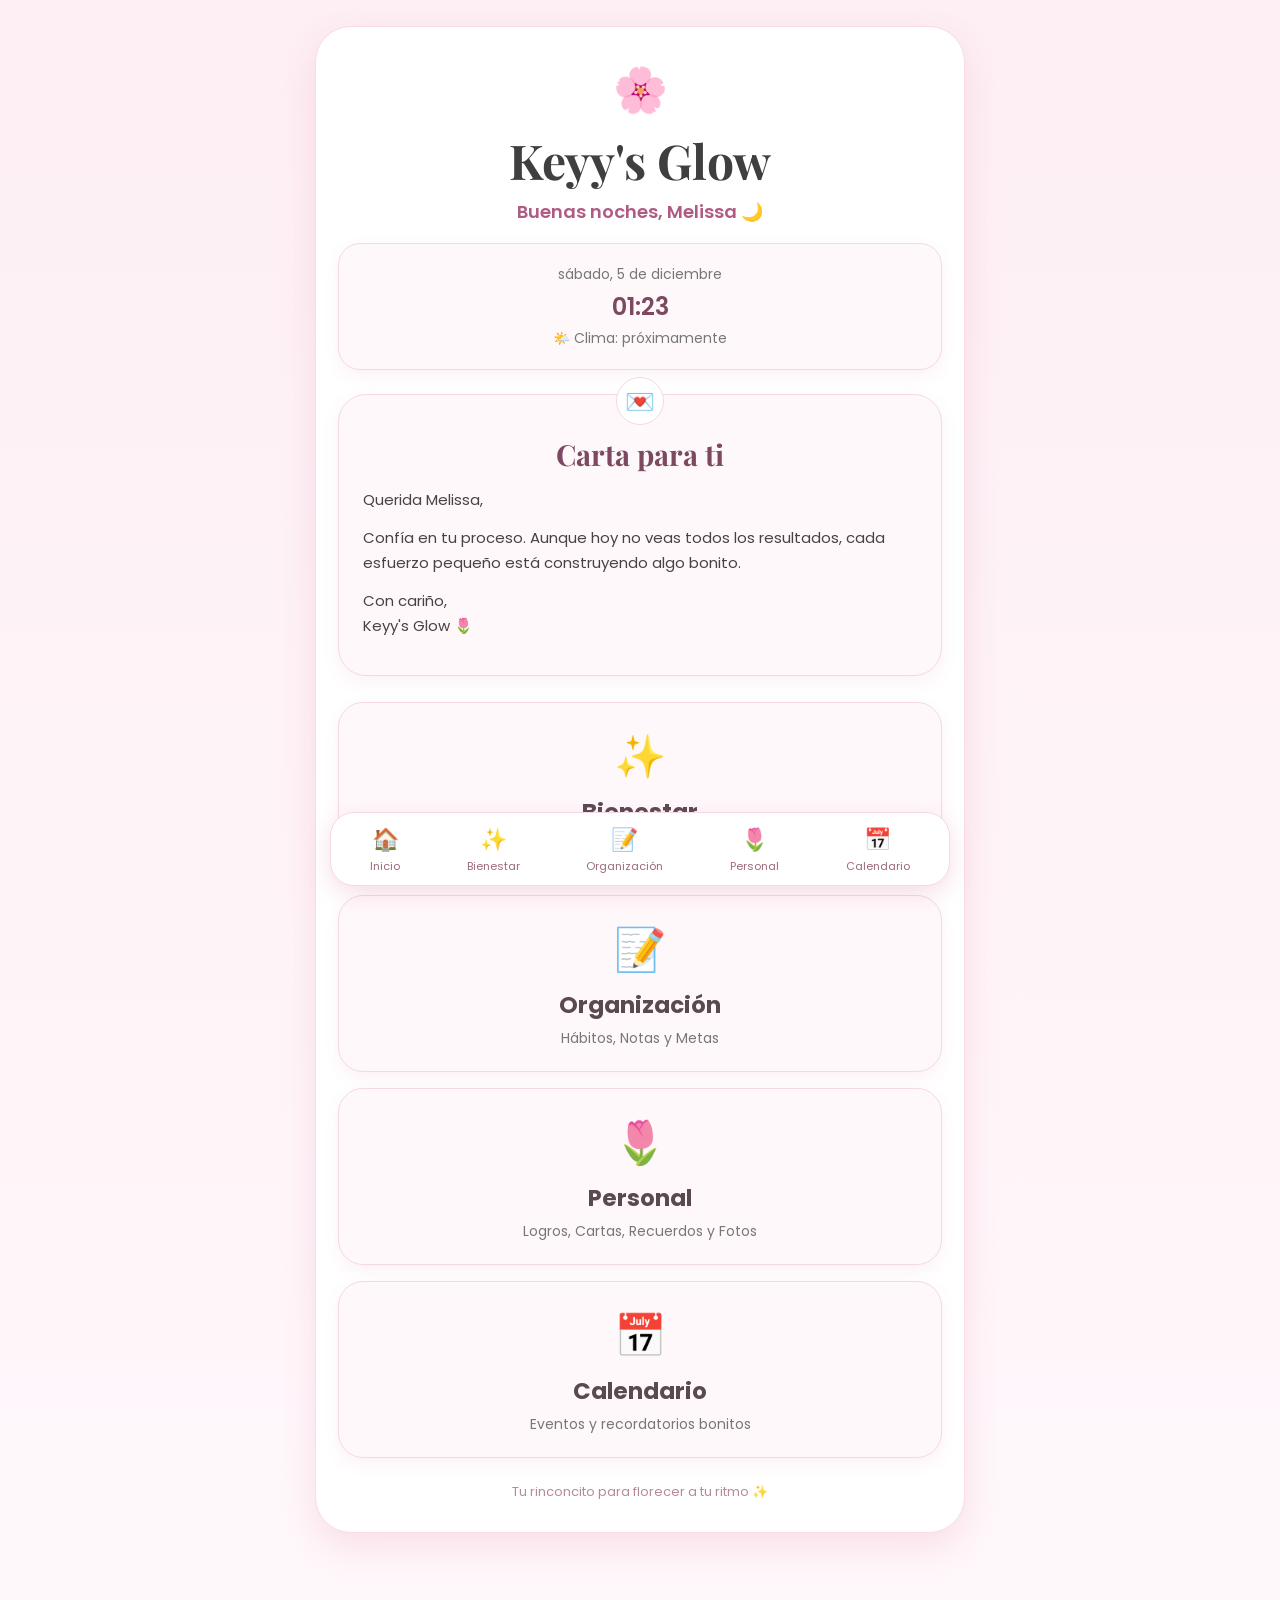
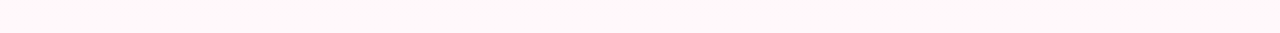
<file: index.html>
<!DOCTYPE html>
<html lang="es">
<head>
<meta charset="UTF-8">
<meta name="viewport" content="width=device-width, initial-scale=1.0">
<title>Keyy's Glow</title>

<link href="https://fonts.googleapis.com/css2?family=Playfair+Display:wght@600;700&family=Poppins:wght@300;400;500;600&display=swap" rel="stylesheet">
<link rel="stylesheet" href="style.css">

<style>
*{margin:0;padding:0;box-sizing:border-box;}

body{
background:linear-gradient(180deg,#fdeff4,#fff8fb);
font-family:'Poppins',sans-serif;
min-height:100vh;
padding:26px 15px 100px;
color:#4a4045;
}

.app{
width:100%;
max-width:650px;
margin:auto;
background:white;
border-radius:36px;
padding:30px 22px;
text-align:center;
box-shadow:0 14px 35px rgba(216,91,146,.16);
border:1px solid #f8dce8;
}

.logo{
font-size:44px;
margin-bottom:6px;
}

h1{
font-family:'Playfair Display',serif;
font-size:48px;
color:#3f3f3f;
margin-bottom:6px;
}

.greeting{
font-size:18px;
font-weight:600;
color:#b05b83;
margin-bottom:8px;
}

.time-box{
background:#fff8fb;
border:1px solid #f4d8e5;
border-radius:22px;
padding:16px;
margin:18px 0 24px;
box-shadow:0 6px 16px rgba(216,91,146,.08);
}

.time-box p{
font-size:14px;
color:#777;
margin:4px 0;
}

.time{
font-size:24px!important;
font-weight:600;
color:#7d4960!important;
}

.weather{
margin-top:10px;
font-size:14px;
color:#b05b83;
}

.letter{
background:#fff8fb;
border:1px solid #f4d8e5;
border-radius:28px;
padding:24px;
text-align:left;
margin-bottom:26px;
box-shadow:0 6px 18px rgba(216,91,146,.08);
position:relative;
}

.letter::before{
content:"💌";
position:absolute;
top:-18px;
left:50%;
transform:translateX(-50%);
background:white;
border:1px solid #f4d8e5;
border-radius:50%;
width:46px;
height:46px;
display:flex;
align-items:center;
justify-content:center;
font-size:24px;
}

.letter h2{
text-align:center;
font-family:'Playfair Display',serif;
font-size:29px;
margin:16px 0 14px;
color:#7d4960;
}

.letter p{
line-height:1.7;
font-size:15px;
margin-bottom:12px;
}

.menu{
display:grid;
grid-template-columns:1fr;
gap:16px;
}

.menu-card{
text-decoration:none;
color:inherit;
display:block;
background:#fff8fb;
border:1px solid #f4d8e5;
border-radius:25px;
padding:22px;
transition:.25s;
box-shadow:0 6px 16px rgba(216,91,146,.08);
}

.menu-card:hover{
transform:translateY(-4px);
}

.icon{
font-size:42px;
margin-bottom:7px;
}

.menu-card h3{
font-size:23px;
margin-bottom:6px;
color:#5a4a50;
}

.menu-card p{
font-size:14px;
color:#777;
}

.footer{
margin-top:24px;
font-size:13px;
color:#b58a9c;
}

@media(max-width:480px){
.app{padding:26px 18px;border-radius:30px;}
h1{font-size:42px;}
.letter{padding:22px 18px;}
}
</style>
</head>

<body>

<div class="app">

<div class="logo">🌸</div>
<h1>Keyy's Glow</h1>

<p class="greeting" id="greeting">Hola Melissa ✨</p>

<div class="time-box">
<p id="dateText">Cargando fecha...</p>
<p class="time" id="timeText">--:--</p>
<p class="weather">🌤️ Clima: próximamente</p>
</div>

<div class="letter">
<h2>Carta para ti</h2>

<p>Querida Melissa,</p>

<p id="dailyLetter">
Cargando tu carta de hoy...
</p>

<p>
Con cariño,<br>
Keyy's Glow 🌷
</p>
</div>

<div class="menu">

<a class="menu-card" href="bienestar.html">
<div class="icon">✨</div>
<h3>Bienestar</h3>
<p>Mood Tracker, Gratitud y Agua</p>
</a>

<a class="menu-card" href="organizacion.html">
<div class="icon">📝</div>
<h3>Organización</h3>
<p>Hábitos, Notas y Metas</p>
</a>

<a class="menu-card" href="personal.html">
<div class="icon">🌷</div>
<h3>Personal</h3>
<p>Logros, Cartas, Recuerdos y Fotos</p>
</a>

<a class="menu-card" href="calendario.html">
<div class="icon">📅</div>
<h3>Calendario</h3>
<p>Eventos y recordatorios bonitos</p>
</a>

</div>

<p class="footer">Tu rinconcito para florecer a tu ritmo ✨</p>

</div>

<nav class="bottom-nav">
<a href="index.html"><span>🏠</span>Inicio</a>
<a href="bienestar.html"><span>✨</span>Bienestar</a>
<a href="organizacion.html"><span>📝</span>Organización</a>
<a href="personal.html"><span>🌷</span>Personal</a>
<a href="calendario.html"><span>📅</span>Calendario</a>
</nav>

<script>
const letters = [
"Hoy quiero recordarte que cada pequeño paso cuenta. No necesitas florecer de la noche a la mañana. Las flores también crecen lentamente antes de mostrar toda su belleza.",
"Hoy recuerda que descansar también es avanzar. No tienes que hacerlo todo perfecto para merecer sentirte tranquila.",
"Confía en tu proceso. Aunque hoy no veas todos los resultados, cada esfuerzo pequeño está construyendo algo bonito.",
"Hoy es una nueva oportunidad para tratarte con cariño. Háblate bonito, respira profundo y sigue a tu ritmo.",
"No compares tu camino con el de nadie más. Tu crecimiento también es valioso, aunque sea silencioso.",
"Hoy mereces reconocer lo mucho que has avanzado. Incluso los días difíciles también cuentan como parte de tu historia.",
"Recuerda que no tienes que cargar con todo al mismo tiempo. Paso a paso también se llega lejos."
];

function getDayOfYear(){
const now = new Date();
const start = new Date(now.getFullYear(), 0, 0);
const diff = now - start;
const oneDay = 1000 * 60 * 60 * 24;
return Math.floor(diff / oneDay);
}

function updateDailyLetter(){
const day = getDayOfYear();
const index = (day - 1) % letters.length;
document.getElementById("dailyLetter").textContent = letters[index];
}

function updateGreeting(){
const hour = new Date().getHours();
const greeting = document.getElementById("greeting");

if(hour >= 5 && hour < 12){
greeting.textContent = "Buenos días, Melissa ☀️";
}else if(hour >= 12 && hour < 19){
greeting.textContent = "Buenas tardes, Melissa 🌷";
}else{
greeting.textContent = "Buenas noches, Melissa 🌙";
}
}

function updateDateTime(){
const now = new Date();

const dateOptions = {
weekday:"long",
day:"numeric",
month:"long"
};

document.getElementById("dateText").textContent =
now.toLocaleDateString("es-ES", dateOptions);

document.getElementById("timeText").textContent =
now.toLocaleTimeString("es-ES", {
hour:"2-digit",
minute:"2-digit"
});
}

updateGreeting();
updateDateTime();
updateDailyLetter();
setInterval(updateDateTime, 1000);
</script>

</body>
</html>
</file>
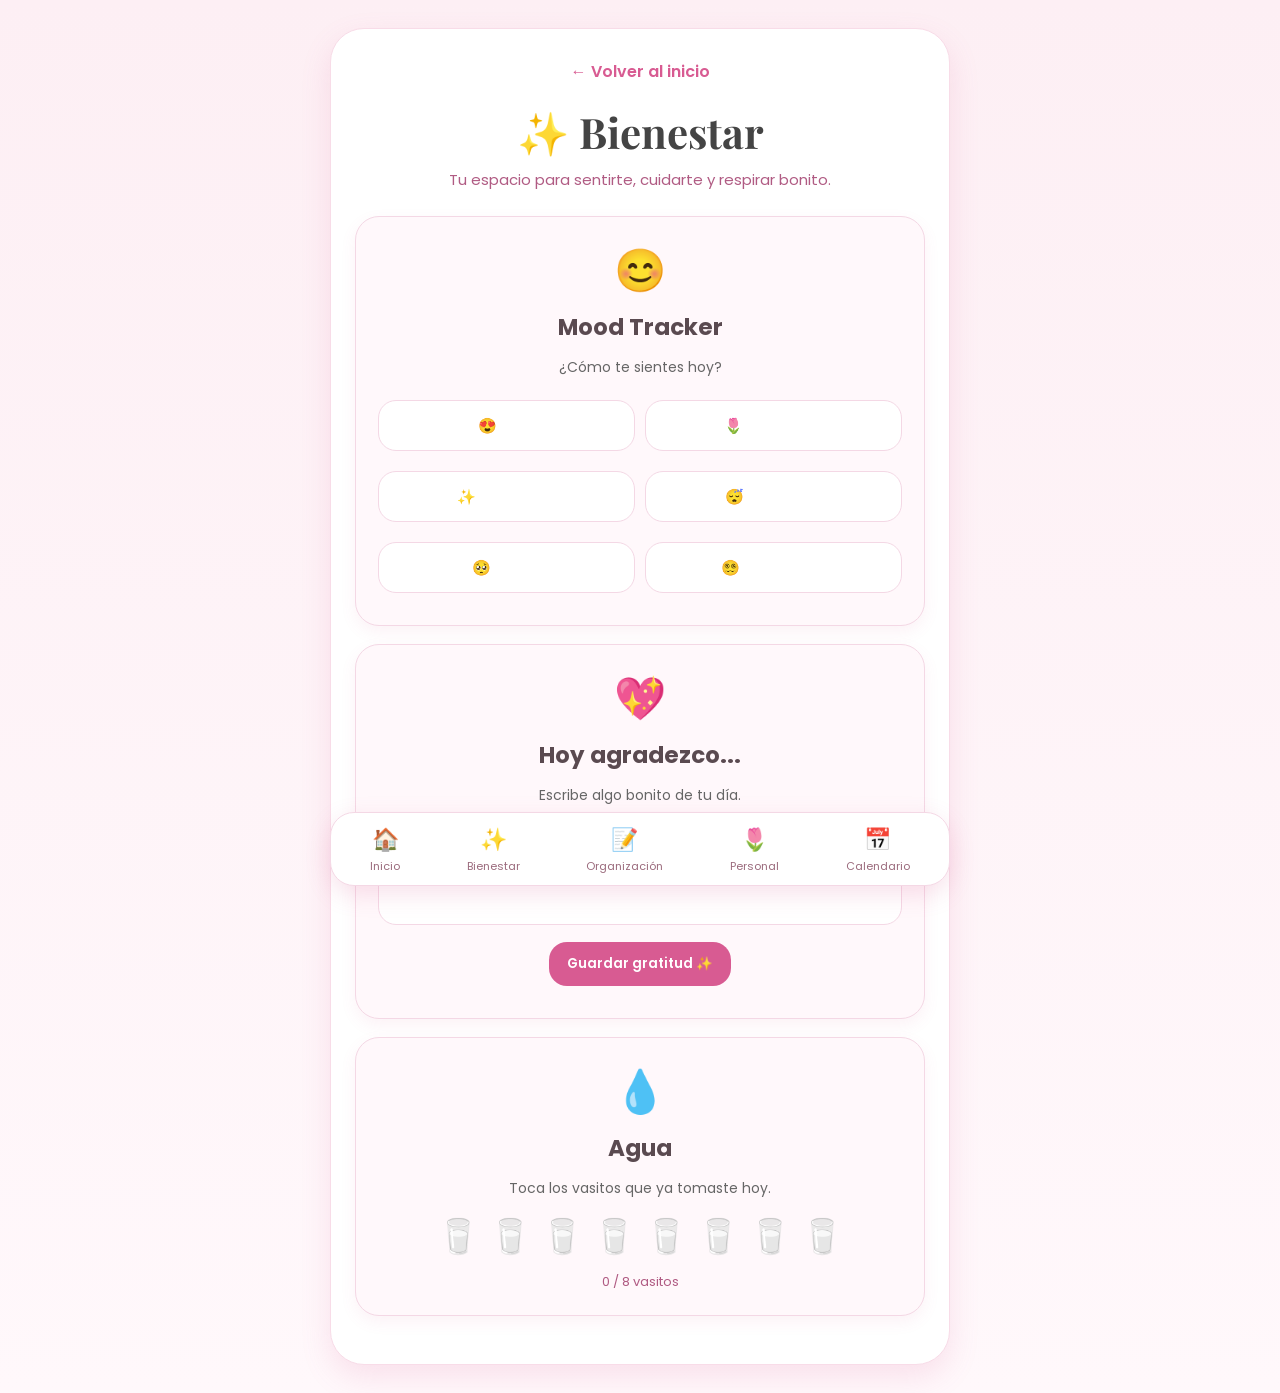
<file: bienestar.html>
<!DOCTYPE html>
<html lang="es">

<head>
    <link rel="stylesheet" href="style.css">
<meta charset="UTF-8">
<meta name="viewport" content="width=device-width, initial-scale=1.0">
<title>Bienestar | Keyy's Glow</title>
<link href="https://fonts.googleapis.com/css2?family=Playfair+Display:wght@600;700&family=Poppins:wght@300;400;500;600&display=swap" rel="stylesheet">

<style>
*{margin:0;padding:0;box-sizing:border-box;}

 

body{
background:linear-gradient(180deg,#fdeff4,#fff8fb);
font-family:'Poppins',sans-serif;
min-height:100vh;
padding:28px 15px;
color:#444;
}

.container{
background:white;
width:100%;
max-width:620px;
margin:auto;
padding:30px 24px;
border-radius:34px;
text-align:center;
box-shadow:0 12px 30px rgba(216,91,146,.15);
border:1px solid #f8dce8;
}

.back{
display:inline-block;
margin-bottom:20px;
text-decoration:none;
color:#d85b92;
font-weight:600;
}

h1{
font-family:'Playfair Display',serif;
font-size:42px;
margin-bottom:8px;
}

.subtitle{
color:#b05b83;
font-size:15px;
margin-bottom:24px;
}

.section-card{
background:#fff8fb;
border:1px solid #f4d8e5;
border-radius:24px;
padding:22px;
margin-bottom:18px;
box-shadow:0 6px 16px rgba(216,91,146,.08);
}

.icon{
font-size:42px;
margin-bottom:8px;
}

h2{
font-size:23px;
margin-bottom:12px;
color:#5a4a50;
}

p{
color:#666;
font-size:14px;
line-height:1.6;
}

.moods{
display:grid;
grid-template-columns:repeat(2,1fr);
gap:10px;
margin-top:12px;
}

.mood-btn{
border:1px solid #f4d8e5;
background:white;
border-radius:18px;
padding:13px;
font-family:'Poppins',sans-serif;
cursor:pointer;
font-size:15px;
}

.mood-btn.active{
background:#f7dce6;
font-weight:600;
}

textarea{
width:100%;
border:1px solid #f4d8e5;
border-radius:18px;
padding:13px;
font-family:'Poppins',sans-serif;
outline:none;
resize:none;
margin-top:10px;
}

button{
border:none;
background:#d85b92;
color:white;
padding:12px 18px;
border-radius:18px;
font-family:'Poppins',sans-serif;
font-weight:600;
cursor:pointer;
margin-top:10px;
}

.water{
display:flex;
justify-content:center;
flex-wrap:wrap;
gap:10px;
margin-top:12px;
}

.glass{
font-size:34px;
cursor:pointer;
filter:grayscale(1);
transition:.2s;
}

.glass.full{
filter:grayscale(0);
transform:scale(1.1);
}

.saved{
margin-top:10px;
color:#b05b83;
font-size:13px;
}
</style>
</head>

<body>

<div class="container">

<a class="back" href="index.html">← Volver al inicio</a>

<h1>✨ Bienestar</h1>
<p class="subtitle">Tu espacio para sentirte, cuidarte y respirar bonito.</p>

<div class="section-card">
<div class="icon">😊</div>
<h2>Mood Tracker</h2>
<p>¿Cómo te sientes hoy?</p>

<div class="moods">
<button class="mood-btn" onclick="saveMood('Feliz 😍')">😍 Feliz</button>
<button class="mood-btn" onclick="saveMood('Tranquila 🌷')">🌷 Tranquila</button>
<button class="mood-btn" onclick="saveMood('Motivada ✨')">✨ Motivada</button>
<button class="mood-btn" onclick="saveMood('Cansada 😴')">😴 Cansada</button>
<button class="mood-btn" onclick="saveMood('Triste 🥺')">🥺 Triste</button>
<button class="mood-btn" onclick="saveMood('Estresada 😵‍💫')">😵‍💫 Estresada</button>
</div>

<p class="saved" id="moodSaved"></p>
</div>

<div class="section-card">
<div class="icon">💖</div>
<h2>Hoy agradezco...</h2>
<p>Escribe algo bonito de tu día.</p>

<textarea id="gratitudeText" rows="4" placeholder="Hoy agradezco..."></textarea>
<button onclick="saveGratitude()">Guardar gratitud ✨</button>

<p class="saved" id="gratitudeSaved"></p>
</div>

<div class="section-card">
<div class="icon">💧</div>
<h2>Agua</h2>
<p>Toca los vasitos que ya tomaste hoy.</p>

<div class="water" id="waterCups"></div>

<p class="saved" id="waterSaved"></p>
</div>

</div>

<script>
const today = new Date().toDateString();

function saveMood(mood){
localStorage.setItem("mood-" + today, mood);
document.getElementById("moodSaved").textContent = "Mood de hoy: " + mood;
document.querySelectorAll(".mood-btn").forEach(btn=>{
btn.classList.remove("active");
if(btn.textContent.includes(mood.split(" ")[0])){
btn.classList.add("active");
}
});
}

function loadMood(){
const mood = localStorage.getItem("mood-" + today);
if(mood){
document.getElementById("moodSaved").textContent = "Mood de hoy: " + mood;
}
}

function saveGratitude(){
const text = document.getElementById("gratitudeText").value.trim();
if(!text){
alert("Escribe algo que agradeces hoy 💖");
return;
}
localStorage.setItem("gratitude-" + today, text);
document.getElementById("gratitudeSaved").textContent = "Guardado con cariño 💌";
}

function loadGratitude(){
const text = localStorage.getItem("gratitude-" + today);
if(text){
document.getElementById("gratitudeText").value = text;
document.getElementById("gratitudeSaved").textContent = "Tu gratitud de hoy está guardada 💖";
}
}

function renderWater(){
const container = document.getElementById("waterCups");
container.innerHTML = "";
let count = Number(localStorage.getItem("water-" + today)) || 0;

for(let i=1;i<=8;i++){
const cup = document.createElement("div");
cup.className = "glass" + (i <= count ? " full" : "");
cup.textContent = "🥛";
cup.onclick = function(){
localStorage.setItem("water-" + today, i);
renderWater();
};
container.appendChild(cup);
}

document.getElementById("waterSaved").textContent = count + " / 8 vasitos";
}

loadMood();
loadGratitude();
renderWater();
</script>

   <nav class="bottom-nav">
<a href="index.html"><span>🏠</span>Inicio</a>
<a href="bienestar.html"><span>✨</span>Bienestar</a>
<a href="organizacion.html"><span>📝</span>Organización</a>
<a href="personal.html"><span>🌷</span>Personal</a>
<a href="calendario.html"><span>📅</span>Calendario</a>
</nav>
</body>
</html>
</file>
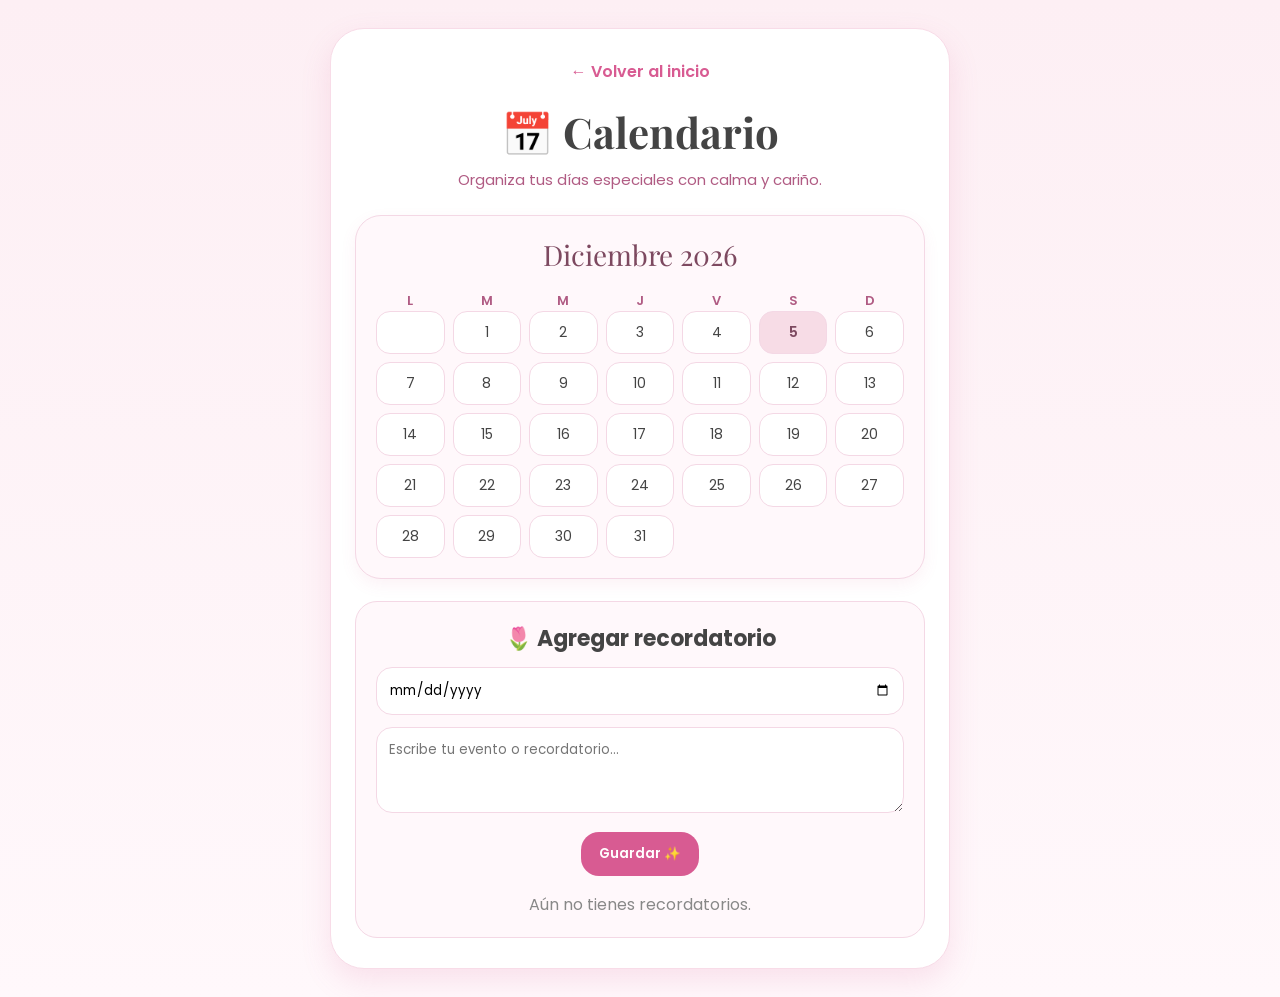
<file: Calendario.html>
<!DOCTYPE html>
<html lang="es">
<head>
<meta charset="UTF-8">
<meta name="viewport" content="width=device-width, initial-scale=1.0">

<title>Calendario | Keyy's Glow</title>

<link href="https://fonts.googleapis.com/css2?family=Playfair+Display:wght@600;700&family=Poppins:wght@300;400;500;600&display=swap" rel="stylesheet">

<style>
*{margin:0;padding:0;box-sizing:border-box;}

body{
background:linear-gradient(180deg,#fdeff4,#fff8fb);
font-family:'Poppins',sans-serif;
min-height:100vh;
padding:28px 15px;
color:#444;
}

.container{
background:white;
width:100%;
max-width:620px;
margin:auto;
padding:30px 24px;
border-radius:34px;
text-align:center;
box-shadow:0 12px 30px rgba(216,91,146,.15);
border:1px solid #f8dce8;
}

.back{
display:inline-block;
margin-bottom:20px;
text-decoration:none;
color:#d85b92;
font-weight:600;
}

h1{
font-family:'Playfair Display',serif;
font-size:42px;
margin-bottom:8px;
}

.subtitle{
color:#b05b83;
font-size:15px;
margin-bottom:24px;
}

.calendar{
background:#fff8fb;
border:1px solid #f4d8e5;
border-radius:26px;
padding:20px;
box-shadow:0 6px 16px rgba(216,91,146,.08);
}

.month{
font-family:'Playfair Display',serif;
font-size:28px;
margin-bottom:18px;
color:#7d4960;
}

.days,.dates{
display:grid;
grid-template-columns:repeat(7,1fr);
gap:8px;
}

.days div{
font-weight:600;
color:#b05b83;
font-size:13px;
}

.dates div{
background:white;
border:1px solid #f4d8e5;
border-radius:14px;
padding:10px 0;
font-size:14px;
min-height:42px;
}

.today{
background:#f7dce6!important;
font-weight:600;
color:#7d4960;
}

.event-box{
margin-top:22px;
background:#fff8fb;
border:1px solid #f4d8e5;
border-radius:22px;
padding:20px;
}

.event-box h2{
font-size:22px;
margin-bottom:12px;
}

input,textarea{
width:100%;
border:1px solid #f4d8e5;
border-radius:16px;
padding:12px;
font-family:'Poppins',sans-serif;
margin-bottom:12px;
background:white;
outline:none;
}

button{
border:none;
background:#d85b92;
color:white;
padding:12px 18px;
border-radius:18px;
font-family:'Poppins',sans-serif;
font-weight:600;
cursor:pointer;
}

.event-list{
margin-top:16px;
text-align:left;
}

.event{
background:white;
border:1px solid #f4d8e5;
border-radius:16px;
padding:12px;
margin-bottom:10px;
font-size:14px;
}
</style>
</head>

<body>

<div class="container">

<a class="back" href="index.html">← Volver al inicio</a>

<h1>📅 Calendario</h1>
<p class="subtitle">Organiza tus días especiales con calma y cariño.</p>

<div class="calendar">
<div class="month" id="monthTitle"></div>

<div class="days">
<div>L</div><div>M</div><div>M</div><div>J</div><div>V</div><div>S</div><div>D</div>
</div>

<div class="dates" id="calendarDates"></div>
</div>

<div class="event-box">
<h2>🌷 Agregar recordatorio</h2>

<input type="date" id="eventDate">
<textarea id="eventText" rows="3" placeholder="Escribe tu evento o recordatorio..."></textarea>

<button onclick="addEvent()">Guardar ✨</button>

<div class="event-list" id="eventList"></div>
</div>

</div>

<script>
const monthNames = [
"Enero","Febrero","Marzo","Abril","Mayo","Junio",
"Julio","Agosto","Septiembre","Octubre","Noviembre","Diciembre"
];

const today = new Date();
const year = today.getFullYear();
const month = today.getMonth();

document.getElementById("monthTitle").textContent =
monthNames[month] + " " + year;

function renderCalendar(){
const dates = document.getElementById("calendarDates");
dates.innerHTML = "";

const firstDay = new Date(year, month, 1);
const lastDay = new Date(year, month + 1, 0);
let startDay = firstDay.getDay();

startDay = startDay === 0 ? 6 : startDay - 1;

for(let i = 0; i < startDay; i++){
const empty = document.createElement("div");
empty.textContent = "";
dates.appendChild(empty);
}

for(let day = 1; day <= lastDay.getDate(); day++){
const div = document.createElement("div");
div.textContent = day;

if(day === today.getDate()){
div.classList.add("today");
}

dates.appendChild(div);
}
}

function getEvents(){
return JSON.parse(localStorage.getItem("keyysEvents")) || [];
}

function saveEvents(events){
localStorage.setItem("keyysEvents", JSON.stringify(events));
}

function addEvent(){
const date = document.getElementById("eventDate").value;
const text = document.getElementById("eventText").value.trim();

if(!date || !text){
alert("Agrega una fecha y un recordatorio 💖");
return;
}

const events = getEvents();
events.push({date,text});
saveEvents(events);

document.getElementById("eventDate").value = "";
document.getElementById("eventText").value = "";

renderEvents();
}

function renderEvents(){
const list = document.getElementById("eventList");
const events = getEvents();

list.innerHTML = "";

if(events.length === 0){
list.innerHTML = "<p style='text-align:center;color:#888;'>Aún no tienes recordatorios.</p>";
return;
}

events.forEach(event=>{
const div = document.createElement("div");
div.className = "event";
div.innerHTML = `<strong>${event.date}</strong><br>${event.text}`;
list.appendChild(div);
});
}

renderCalendar();
renderEvents();
</script>

</body>
</html>
</file>
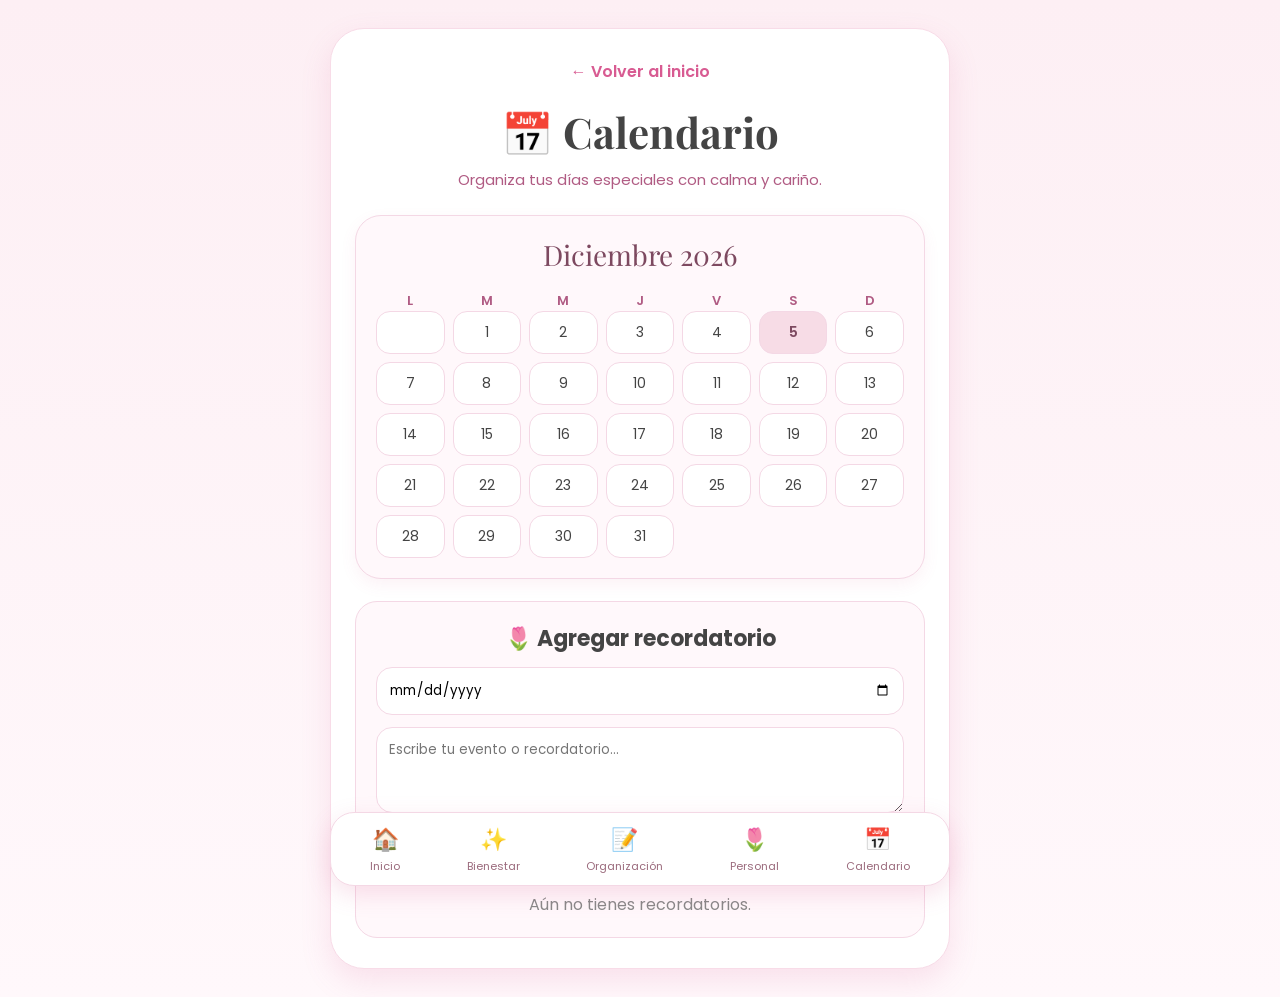
<file: calendario.html>
<!DOCTYPE html>
<html lang="es">
 
<head>
   <link rel="stylesheet" href="style.css">
<meta charset="UTF-8">
<meta name="viewport" content="width=device-width, initial-scale=1.0">

<title>Calendario | Keyy's Glow</title>

<link href="https://fonts.googleapis.com/css2?family=Playfair+Display:wght@600;700&family=Poppins:wght@300;400;500;600&display=swap" rel="stylesheet">

<style>
*{margin:0;padding:0;box-sizing:border-box;}

  
body{
background:linear-gradient(180deg,#fdeff4,#fff8fb);
font-family:'Poppins',sans-serif;
min-height:100vh;
padding:28px 15px;
color:#444;
}

.container{
background:white;
width:100%;
max-width:620px;
margin:auto;
padding:30px 24px;
border-radius:34px;
text-align:center;
box-shadow:0 12px 30px rgba(216,91,146,.15);
border:1px solid #f8dce8;
}

.back{
display:inline-block;
margin-bottom:20px;
text-decoration:none;
color:#d85b92;
font-weight:600;
}

h1{
font-family:'Playfair Display',serif;
font-size:42px;
margin-bottom:8px;
}

.subtitle{
color:#b05b83;
font-size:15px;
margin-bottom:24px;
}

.calendar{
background:#fff8fb;
border:1px solid #f4d8e5;
border-radius:26px;
padding:20px;
box-shadow:0 6px 16px rgba(216,91,146,.08);
}

.month{
font-family:'Playfair Display',serif;
font-size:28px;
margin-bottom:18px;
color:#7d4960;
}

.days,.dates{
display:grid;
grid-template-columns:repeat(7,1fr);
gap:8px;
}

.days div{
font-weight:600;
color:#b05b83;
font-size:13px;
}

.dates div{
background:white;
border:1px solid #f4d8e5;
border-radius:14px;
padding:10px 0;
font-size:14px;
min-height:42px;
}

.today{
background:#f7dce6!important;
font-weight:600;
color:#7d4960;
}

.event-box{
margin-top:22px;
background:#fff8fb;
border:1px solid #f4d8e5;
border-radius:22px;
padding:20px;
}

.event-box h2{
font-size:22px;
margin-bottom:12px;
}

input,textarea{
width:100%;
border:1px solid #f4d8e5;
border-radius:16px;
padding:12px;
font-family:'Poppins',sans-serif;
margin-bottom:12px;
background:white;
outline:none;
}

button{
border:none;
background:#d85b92;
color:white;
padding:12px 18px;
border-radius:18px;
font-family:'Poppins',sans-serif;
font-weight:600;
cursor:pointer;
}

.event-list{
margin-top:16px;
text-align:left;
}

.event{
background:white;
border:1px solid #f4d8e5;
border-radius:16px;
padding:12px;
margin-bottom:10px;
font-size:14px;
}
</style>
</head>

<body>

<div class="container">

<a class="back" href="index.html">← Volver al inicio</a>

<h1>📅 Calendario</h1>
<p class="subtitle">Organiza tus días especiales con calma y cariño.</p>

<div class="calendar">
<div class="month" id="monthTitle"></div>

<div class="days">
<div>L</div><div>M</div><div>M</div><div>J</div><div>V</div><div>S</div><div>D</div>
</div>

<div class="dates" id="calendarDates"></div>
</div>

<div class="event-box">
<h2>🌷 Agregar recordatorio</h2>

<input type="date" id="eventDate">
<textarea id="eventText" rows="3" placeholder="Escribe tu evento o recordatorio..."></textarea>

<button onclick="addEvent()">Guardar ✨</button>

<div class="event-list" id="eventList"></div>
</div>

</div>

<script>
const monthNames = [
"Enero","Febrero","Marzo","Abril","Mayo","Junio",
"Julio","Agosto","Septiembre","Octubre","Noviembre","Diciembre"
];

const today = new Date();
const year = today.getFullYear();
const month = today.getMonth();

document.getElementById("monthTitle").textContent =
monthNames[month] + " " + year;

function renderCalendar(){
const dates = document.getElementById("calendarDates");
dates.innerHTML = "";

const firstDay = new Date(year, month, 1);
const lastDay = new Date(year, month + 1, 0);
let startDay = firstDay.getDay();

startDay = startDay === 0 ? 6 : startDay - 1;

for(let i = 0; i < startDay; i++){
const empty = document.createElement("div");
empty.textContent = "";
dates.appendChild(empty);
}

for(let day = 1; day <= lastDay.getDate(); day++){
const div = document.createElement("div");
div.textContent = day;

if(day === today.getDate()){
div.classList.add("today");
}

dates.appendChild(div);
}
}

function getEvents(){
return JSON.parse(localStorage.getItem("keyysEvents")) || [];
}

function saveEvents(events){
localStorage.setItem("keyysEvents", JSON.stringify(events));
}

function addEvent(){
const date = document.getElementById("eventDate").value;
const text = document.getElementById("eventText").value.trim();

if(!date || !text){
alert("Agrega una fecha y un recordatorio 💖");
return;
}

const events = getEvents();
events.push({date,text});
saveEvents(events);

document.getElementById("eventDate").value = "";
document.getElementById("eventText").value = "";

renderEvents();
}

function renderEvents(){
const list = document.getElementById("eventList");
const events = getEvents();

list.innerHTML = "";

if(events.length === 0){
list.innerHTML = "<p style='text-align:center;color:#888;'>Aún no tienes recordatorios.</p>";
return;
}

events.forEach(event=>{
const div = document.createElement("div");
div.className = "event";
div.innerHTML = `<strong>${event.date}</strong><br>${event.text}`;
list.appendChild(div);
});
}

renderCalendar();
renderEvents();
</script>

  <nav class="bottom-nav">
<a href="index.html"><span>🏠</span>Inicio</a>
<a href="bienestar.html"><span>✨</span>Bienestar</a>
<a href="organizacion.html"><span>📝</span>Organización</a>
<a href="personal.html"><span>🌷</span>Personal</a>
<a href="calendario.html"><span>📅</span>Calendario</a>
</nav>

</body>
</html>
</file>
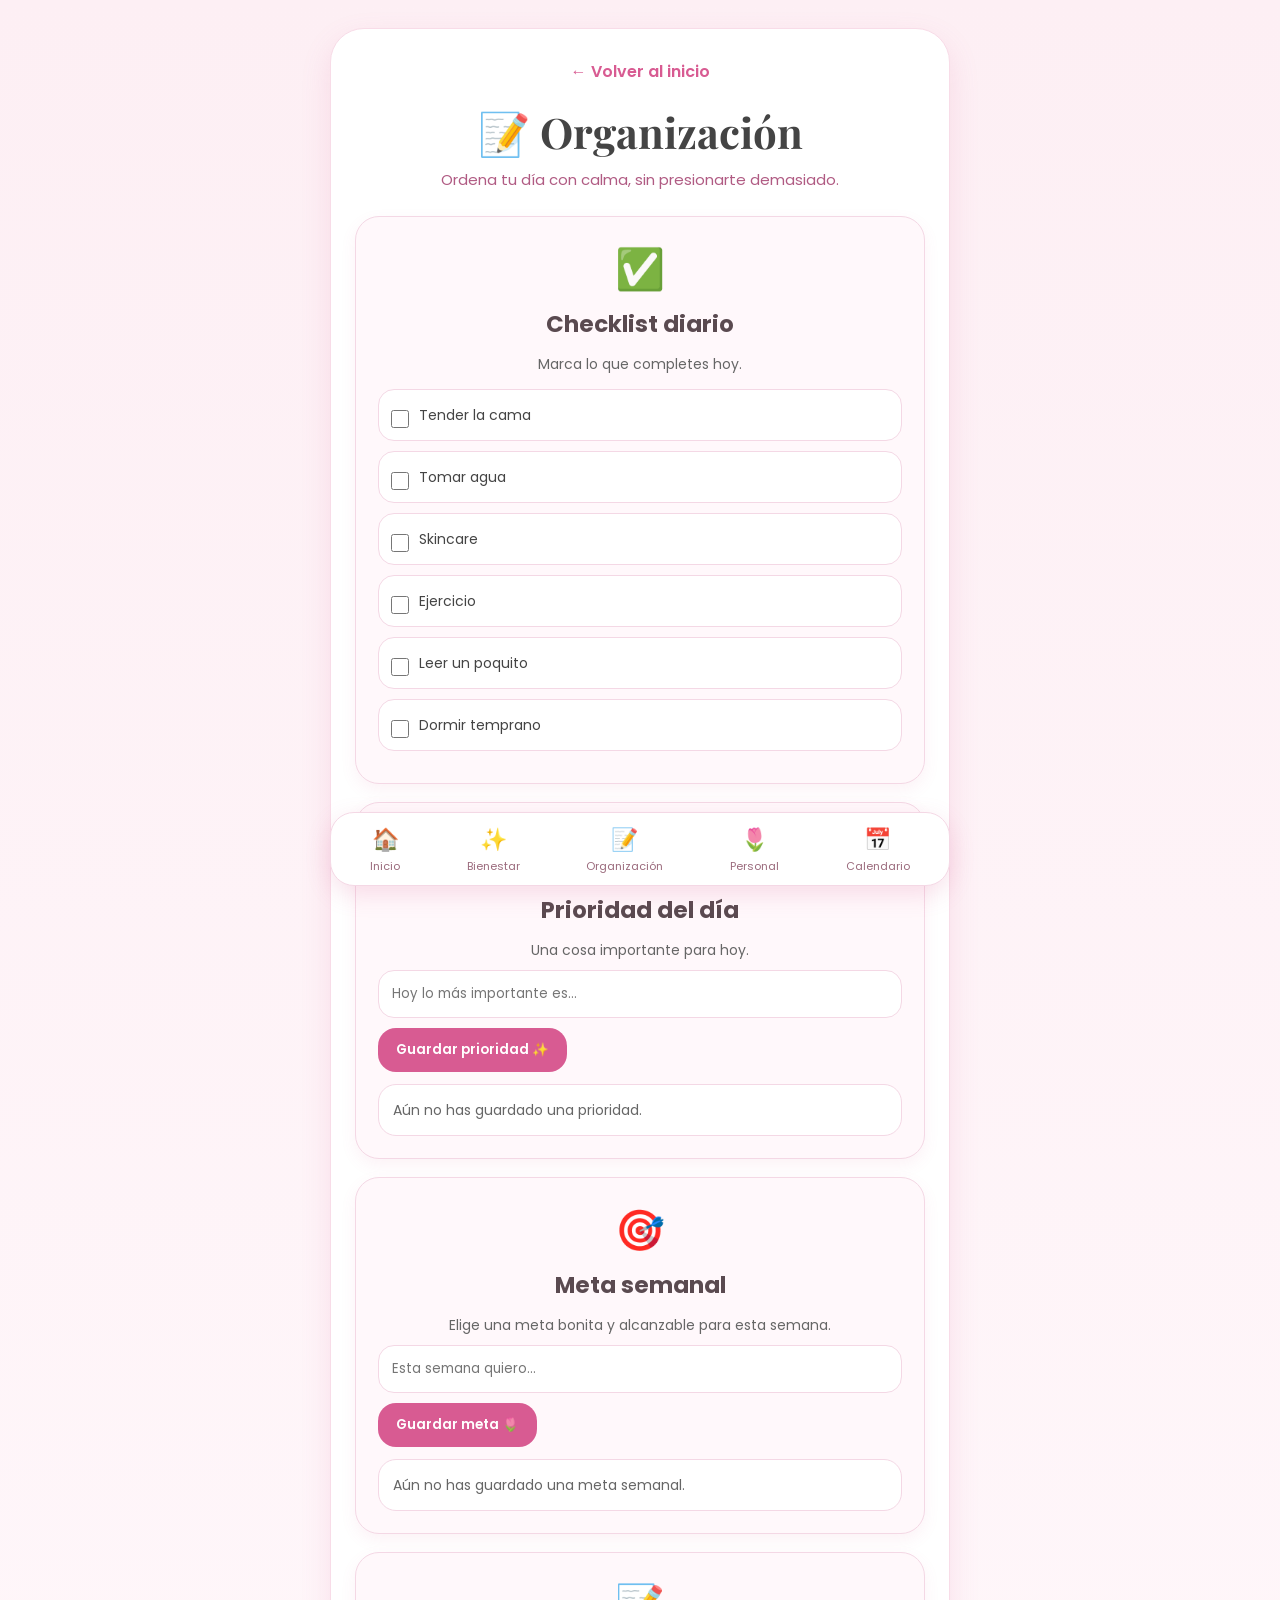
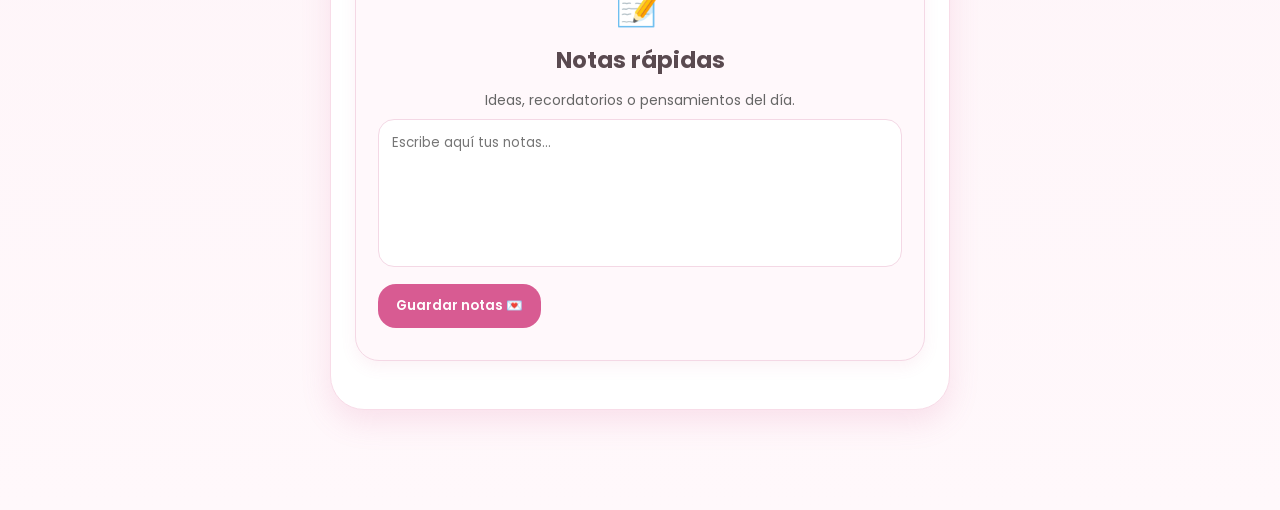
<file: organizacion.html>
<!DOCTYPE html>
<html lang="es">
<head>
<meta charset="UTF-8">
<meta name="viewport" content="width=device-width, initial-scale=1.0">

<title>Organización | Keyy's Glow</title>

<link href="https://fonts.googleapis.com/css2?family=Playfair+Display:wght@600;700&family=Poppins:wght@300;400;500;600&display=swap" rel="stylesheet">
<link rel="stylesheet" href="style.css">

<style>
*{margin:0;padding:0;box-sizing:border-box;}

body{
background:linear-gradient(180deg,#fdeff4,#fff8fb);
font-family:'Poppins',sans-serif;
min-height:100vh;
padding:28px 15px 100px;
color:#444;
}

.container{
background:white;
width:100%;
max-width:620px;
margin:auto;
padding:30px 24px;
border-radius:34px;
text-align:center;
box-shadow:0 12px 30px rgba(216,91,146,.15);
border:1px solid #f8dce8;
}

.back{
display:inline-block;
margin-bottom:20px;
text-decoration:none;
color:#d85b92;
font-weight:600;
}

h1{
font-family:'Playfair Display',serif;
font-size:42px;
margin-bottom:8px;
}

.subtitle{
color:#b05b83;
font-size:15px;
margin-bottom:24px;
}

.section-card{
background:#fff8fb;
border:1px solid #f4d8e5;
border-radius:24px;
padding:22px;
margin-bottom:18px;
box-shadow:0 6px 16px rgba(216,91,146,.08);
text-align:left;
}

.icon{
font-size:40px;
text-align:center;
margin-bottom:8px;
}

h2{
font-size:23px;
margin-bottom:12px;
color:#5a4a50;
text-align:center;
}

p{
color:#666;
font-size:14px;
line-height:1.6;
}

.check-item{
display:flex;
align-items:center;
gap:10px;
background:white;
border:1px solid #f4d8e5;
border-radius:16px;
padding:12px;
margin-bottom:10px;
font-size:14px;
}

.check-item input{
width:18px;
height:18px;
accent-color:#d85b92;
}

input, textarea{
width:100%;
border:1px solid #f4d8e5;
border-radius:16px;
padding:13px;
font-family:'Poppins',sans-serif;
outline:none;
resize:none;
background:white;
margin-top:8px;
}

button{
border:none;
background:#d85b92;
color:white;
padding:12px 18px;
border-radius:18px;
font-family:'Poppins',sans-serif;
font-weight:600;
cursor:pointer;
margin-top:10px;
}

.saved{
margin-top:10px;
color:#b05b83;
font-size:13px;
text-align:center;
}

.goal-box, .priority-box, .note-box{
background:white;
border:1px solid #f4d8e5;
border-radius:18px;
padding:14px;
margin-top:12px;
color:#666;
font-size:14px;
line-height:1.6;
}

.success-message{
display:none;
background:#fff0f6;
border:1px solid #f4d8e5;
border-radius:20px;
padding:16px;
margin-top:14px;
text-align:center;
color:#b05b83;
font-weight:600;
}
</style>
</head>

<body>

<div class="container">

<a class="back" href="index.html">← Volver al inicio</a>

<h1>📝 Organización</h1>
<p class="subtitle">Ordena tu día con calma, sin presionarte demasiado.</p>

<div class="section-card">
<div class="icon">✅</div>
<h2>Checklist diario</h2>
<p style="text-align:center; margin-bottom:14px;">Marca lo que completes hoy.</p>

<label class="check-item">
<input type="checkbox" class="daily-check" data-task="cama">
Tender la cama
</label>

<label class="check-item">
<input type="checkbox" class="daily-check" data-task="agua">
Tomar agua
</label>

<label class="check-item">
<input type="checkbox" class="daily-check" data-task="skincare">
Skincare
</label>

<label class="check-item">
<input type="checkbox" class="daily-check" data-task="ejercicio">
Ejercicio
</label>

<label class="check-item">
<input type="checkbox" class="daily-check" data-task="leer">
Leer un poquito
</label>

<label class="check-item">
<input type="checkbox" class="daily-check" data-task="descansar">
Dormir temprano
</label>

<div class="success-message" id="successMessage">
🌸 ¡Muy bien, Melissa! Completaste tu checklist de hoy.
</div>
</div>

<div class="section-card">
<div class="icon">⭐</div>
<h2>Prioridad del día</h2>
<p style="text-align:center;">Una cosa importante para hoy.</p>

<input type="text" id="priorityInput" placeholder="Hoy lo más importante es...">
<button onclick="savePriority()">Guardar prioridad ✨</button>

<div class="priority-box" id="priorityBox">Aún no has guardado una prioridad.</div>
</div>

<div class="section-card">
<div class="icon">🎯</div>
<h2>Meta semanal</h2>
<p style="text-align:center;">Elige una meta bonita y alcanzable para esta semana.</p>

<input type="text" id="goalInput" placeholder="Esta semana quiero...">
<button onclick="saveGoal()">Guardar meta 🌷</button>

<div class="goal-box" id="goalBox">Aún no has guardado una meta semanal.</div>
</div>

<div class="section-card">
<div class="icon">📝</div>
<h2>Notas rápidas</h2>
<p style="text-align:center;">Ideas, recordatorios o pensamientos del día.</p>

<textarea id="notesInput" rows="6" placeholder="Escribe aquí tus notas..."></textarea>
<button onclick="saveNotes()">Guardar notas 💌</button>

<p class="saved" id="notesSaved"></p>
</div>

</div>

<nav class="bottom-nav">
<a href="index.html"><span>🏠</span>Inicio</a>
<a href="bienestar.html"><span>✨</span>Bienestar</a>
<a href="organizacion.html"><span>📝</span>Organización</a>
<a href="personal.html"><span>🌷</span>Personal</a>
<a href="calendario.html"><span>📅</span>Calendario</a>
</nav>

<script>
const today = new Date().toDateString();

function saveChecklist(){
const checks = document.querySelectorAll(".daily-check");
let completed = 0;

checks.forEach(check=>{
localStorage.setItem("check-" + today + "-" + check.dataset.task, check.checked);
if(check.checked) completed++;
});

if(completed === checks.length){
document.getElementById("successMessage").style.display = "block";
}else{
document.getElementById("successMessage").style.display = "none";
}
}

function loadChecklist(){
const checks = document.querySelectorAll(".daily-check");
let completed = 0;

checks.forEach(check=>{
const saved = localStorage.getItem("check-" + today + "-" + check.dataset.task);
check.checked = saved === "true";
if(check.checked) completed++;

check.addEventListener("change", saveChecklist);
});

if(completed === checks.length){
document.getElementById("successMessage").style.display = "block";
}
}

function savePriority(){
const text = document.getElementById("priorityInput").value.trim();

if(!text){
alert("Escribe una prioridad para hoy 💖");
return;
}

localStorage.setItem("priority-" + today, text);
document.getElementById("priorityBox").textContent = text;
}

function loadPriority(){
const text = localStorage.getItem("priority-" + today);

if(text){
document.getElementById("priorityInput").value = text;
document.getElementById("priorityBox").textContent = text;
}
}

function saveGoal(){
const text = document.getElementById("goalInput").value.trim();

if(!text){
alert("Escribe una meta semanal 🌷");
return;
}

localStorage.setItem("weeklyGoal", text);
document.getElementById("goalBox").textContent = text;
}

function loadGoal(){
const text = localStorage.getItem("weeklyGoal");

if(text){
document.getElementById("goalInput").value = text;
document.getElementById("goalBox").textContent = text;
}
}

function saveNotes(){
const text = document.getElementById("notesInput").value;
localStorage.setItem("notes-" + today, text);
document.getElementById("notesSaved").textContent = "Notas guardadas con cariño 💌";
}

function loadNotes(){
const text = localStorage.getItem("notes-" + today);

if(text){
document.getElementById("notesInput").value = text;
document.getElementById("notesSaved").textContent = "Tus notas de hoy están guardadas 💖";
}
}

loadChecklist();
loadPriority();
loadGoal();
loadNotes();
</script>

</body>
</html>
</file>
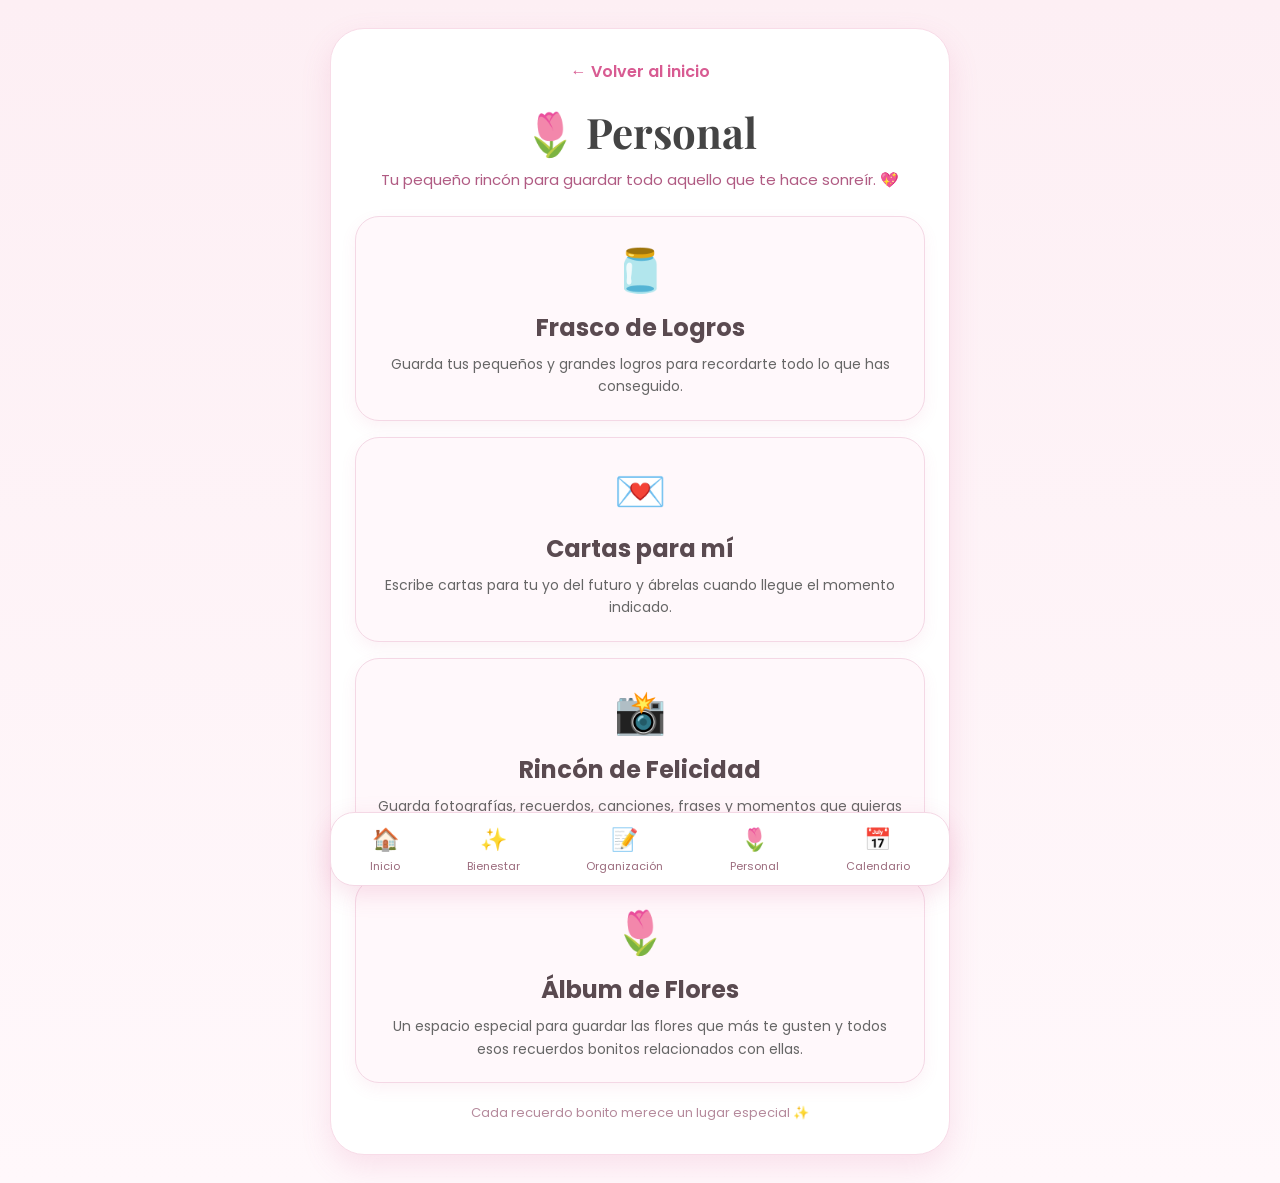
<file: personal.html>
<!DOCTYPE html>
<html lang="es">

<head>
    <link rel="stylesheet" href="style.css">
<meta charset="UTF-8">
<meta name="viewport" content="width=device-width, initial-scale=1.0">

<title>Personal | Keyy's Glow</title>

<link href="https://fonts.googleapis.com/css2?family=Playfair+Display:wght@600;700&family=Poppins:wght@300;400;500;600&display=swap" rel="stylesheet">

<style>

*{
margin:0;
padding:0;
box-sizing:border-box;
}

body{
background:linear-gradient(180deg,#fdeff4,#fff8fb);
font-family:'Poppins',sans-serif;
min-height:100vh;
padding:28px 15px;
color:#444;
}

.container{
background:white;
width:100%;
max-width:620px;
margin:auto;
padding:30px 24px;
border-radius:34px;
text-align:center;
box-shadow:0 12px 30px rgba(216,91,146,.15);
border:1px solid #f8dce8;
}

.back{
display:inline-block;
margin-bottom:20px;
text-decoration:none;
color:#d85b92;
font-weight:600;
}

h1{
font-family:'Playfair Display',serif;
font-size:42px;
margin-bottom:8px;
}

.subtitle{
color:#b05b83;
font-size:15px;
margin-bottom:24px;
}

.section-card{
background:#fff8fb;
border:1px solid #f4d8e5;
border-radius:24px;
padding:22px;
margin-bottom:16px;
box-shadow:0 6px 16px rgba(216,91,146,.08);
transition:.25s;
cursor:pointer;
}

.section-card:hover{
transform:translateY(-4px);
}

.icon{
font-size:42px;
margin-bottom:8px;
}

h2{
font-size:24px;
margin-bottom:8px;
color:#5a4a50;
}

p{
color:#666;
font-size:14px;
line-height:1.6;
}

.footer{
margin-top:20px;
font-size:13px;
color:#b58a9c;
}

</style>

</head>

<body>

<div class="container">

<a class="back" href="index.html">← Volver al inicio</a>

<h1>🌷 Personal</h1>

<p class="subtitle">
Tu pequeño rincón para guardar todo aquello que te hace sonreír. 💖
</p>

<div class="section-card">

<div class="icon">🫙</div>

<h2>Frasco de Logros</h2>

<p>
Guarda tus pequeños y grandes logros para recordarte todo lo que has conseguido.
</p>

</div>

<div class="section-card">

<div class="icon">💌</div>

<h2>Cartas para mí</h2>

<p>
Escribe cartas para tu yo del futuro y ábrelas cuando llegue el momento indicado.
</p>

</div>

<div class="section-card">

<div class="icon">📸</div>

<h2>Rincón de Felicidad</h2>

<p>
Guarda fotografías, recuerdos, canciones, frases y momentos que quieras conservar para siempre.
</p>

</div>

<div class="section-card">

<div class="icon">🌷</div>

<h2>Álbum de Flores</h2>

<p>
Un espacio especial para guardar las flores que más te gusten y todos esos recuerdos bonitos relacionados con ellas.
</p>

</div>

<p class="footer">
Cada recuerdo bonito merece un lugar especial ✨
</p>

</div>

  <nav class="bottom-nav">
<a href="index.html"><span>🏠</span>Inicio</a>
<a href="bienestar.html"><span>✨</span>Bienestar</a>
<a href="organizacion.html"><span>📝</span>Organización</a>
<a href="personal.html"><span>🌷</span>Personal</a>
<a href="calendario.html"><span>📅</span>Calendario</a>
</nav>
  
</body>
</html>
</file>
<file: style.css>
.bottom-nav{
position:fixed;
bottom:14px;
left:50%;
transform:translateX(-50%);
width:92%;
max-width:620px;
background:white;
border:1px solid #f4d8e5;
border-radius:24px;
display:flex;
justify-content:space-around;
padding:10px 6px;
box-shadow:0 8px 24px rgba(216,91,146,.18);
z-index:100;
}

.bottom-nav a{
text-decoration:none;
color:#9b6b7d;
font-size:11px;
display:flex;
flex-direction:column;
align-items:center;
gap:2px;
}

.bottom-nav span{
font-size:22px;
}

.bottom-nav a:hover{
color:#d85b92;
}
</file>
